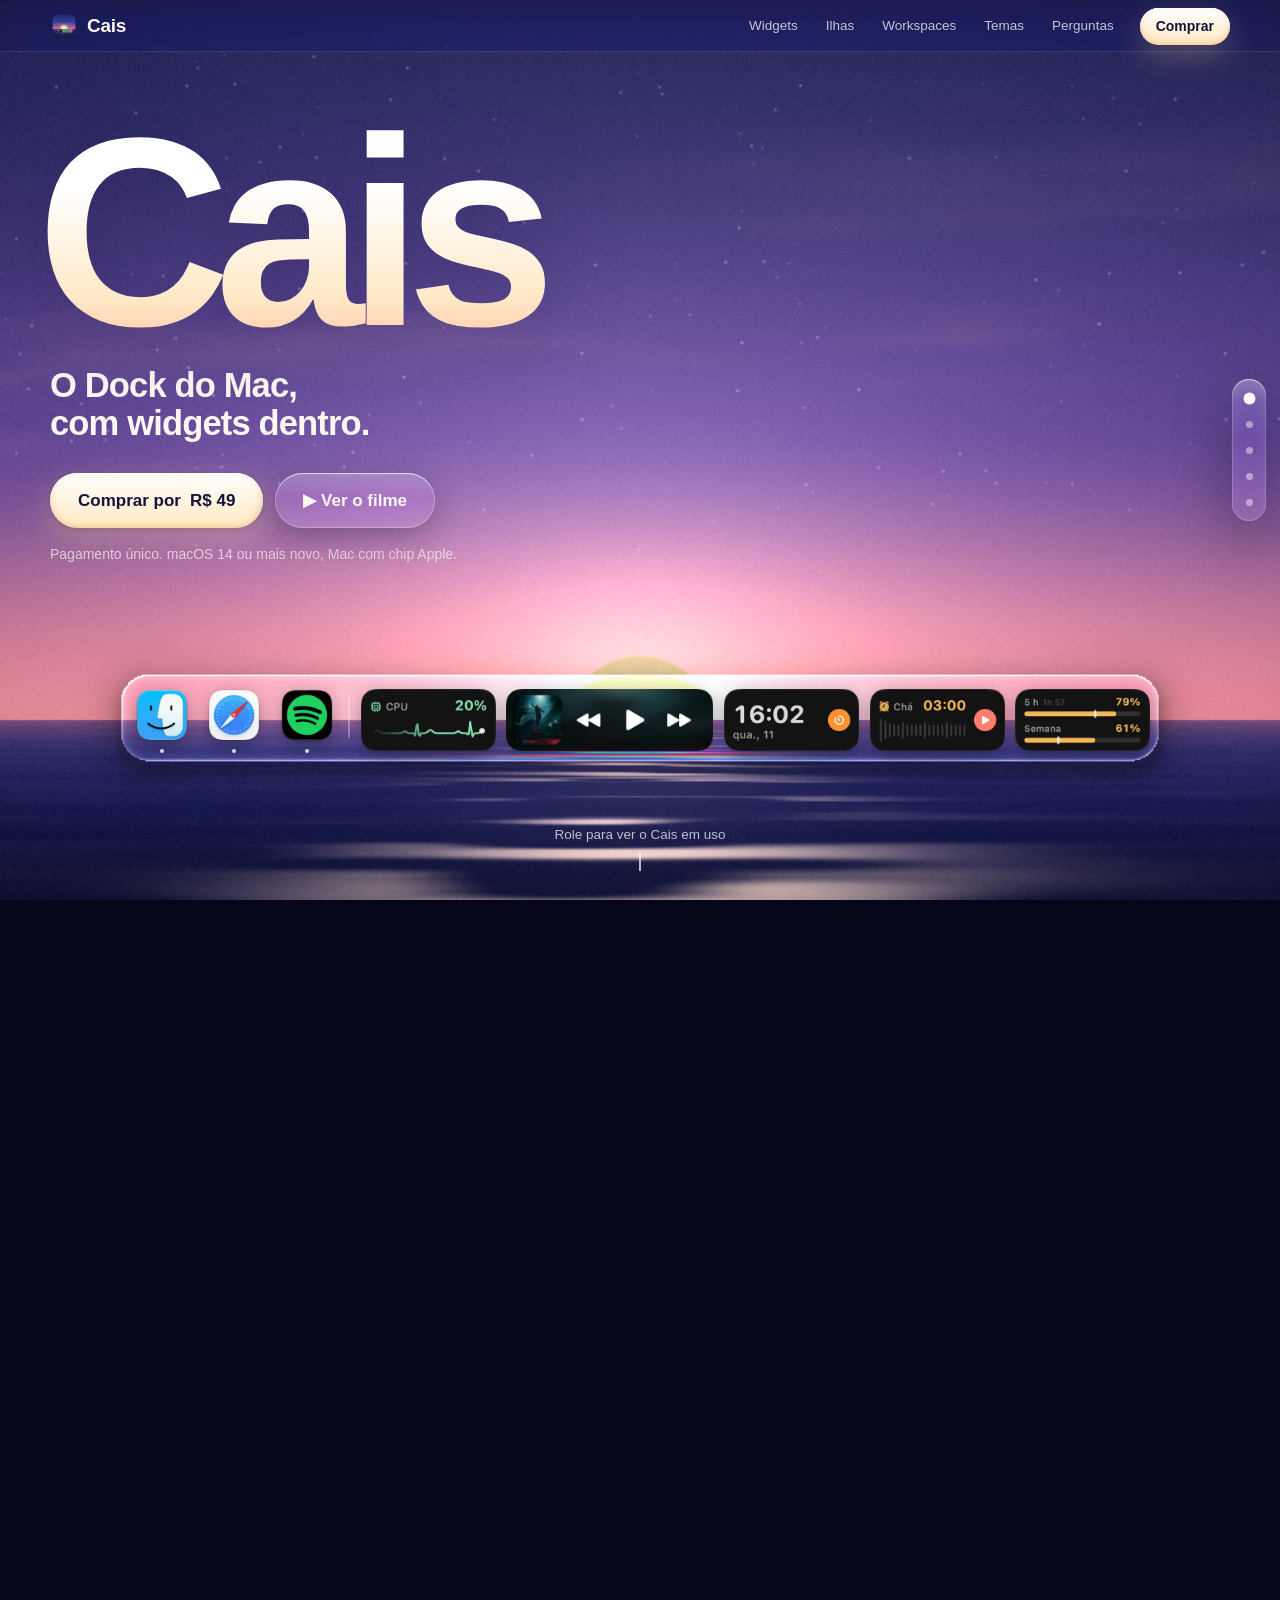
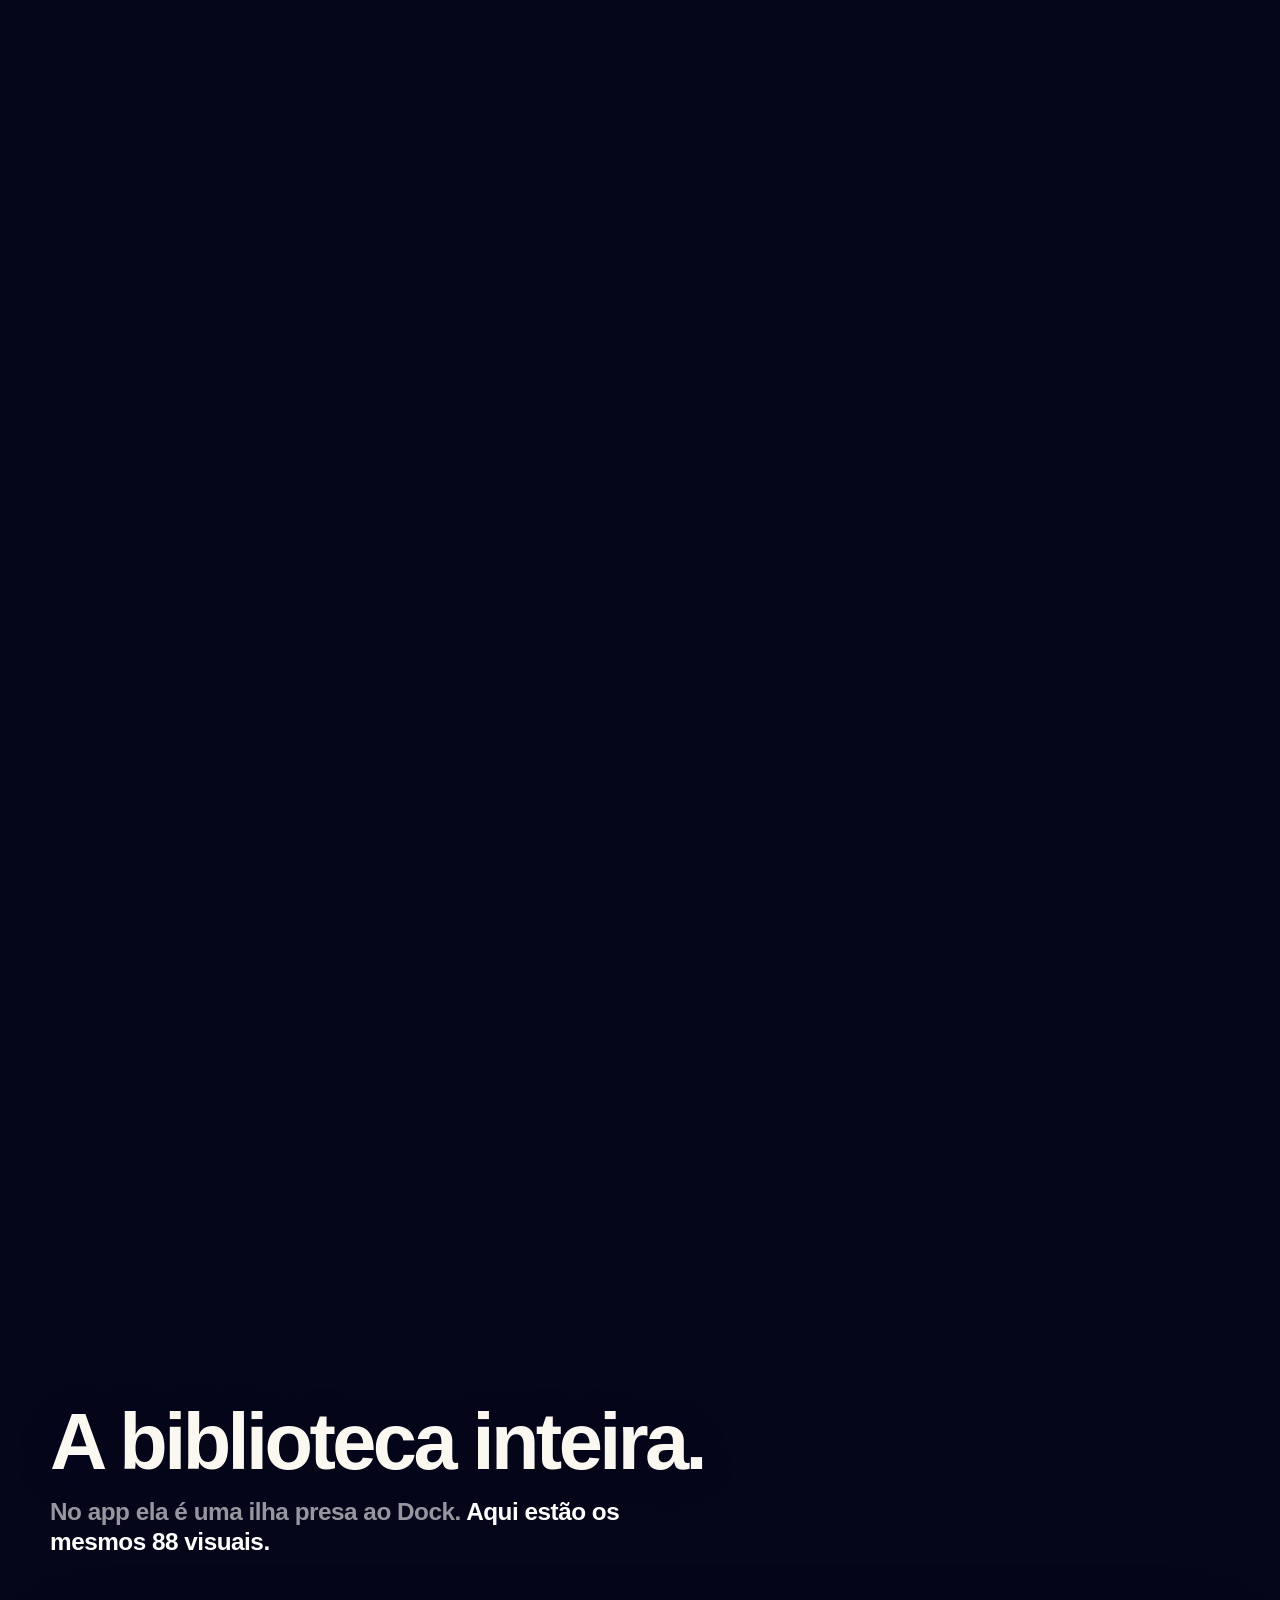
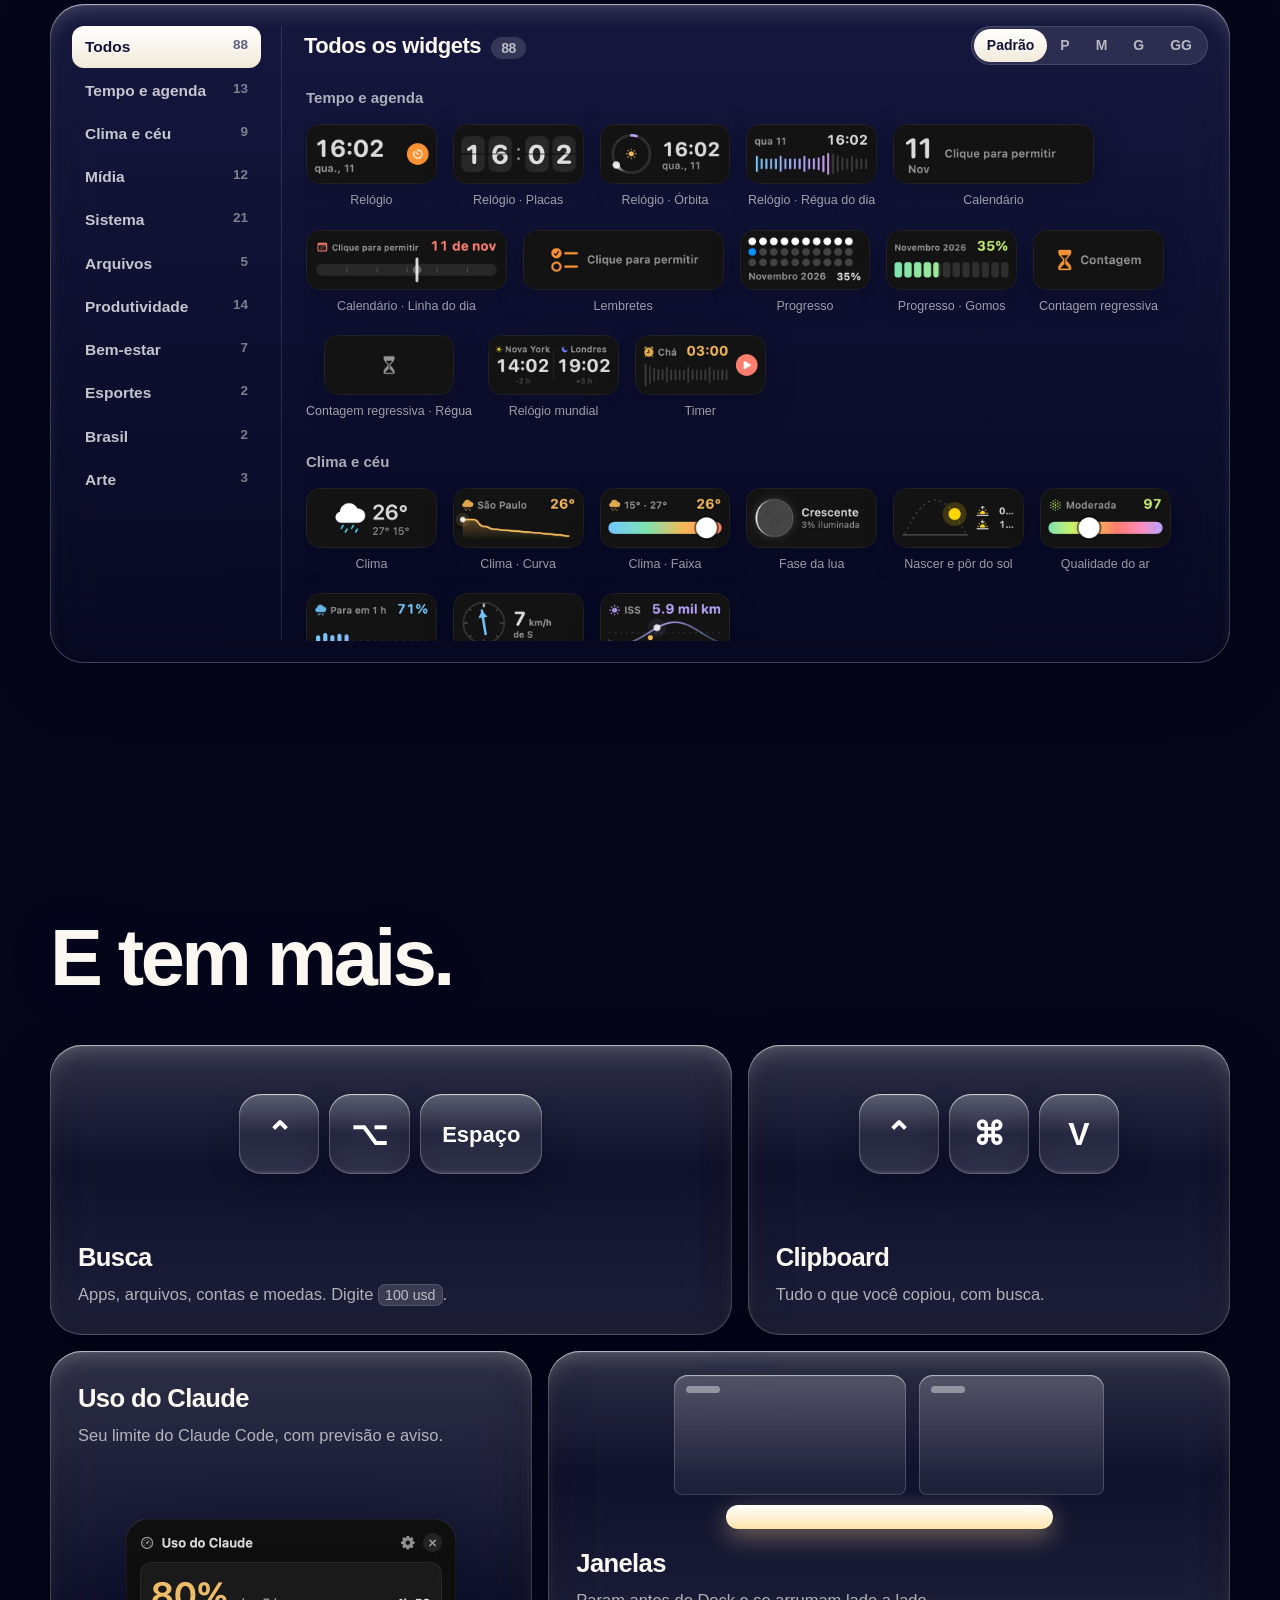
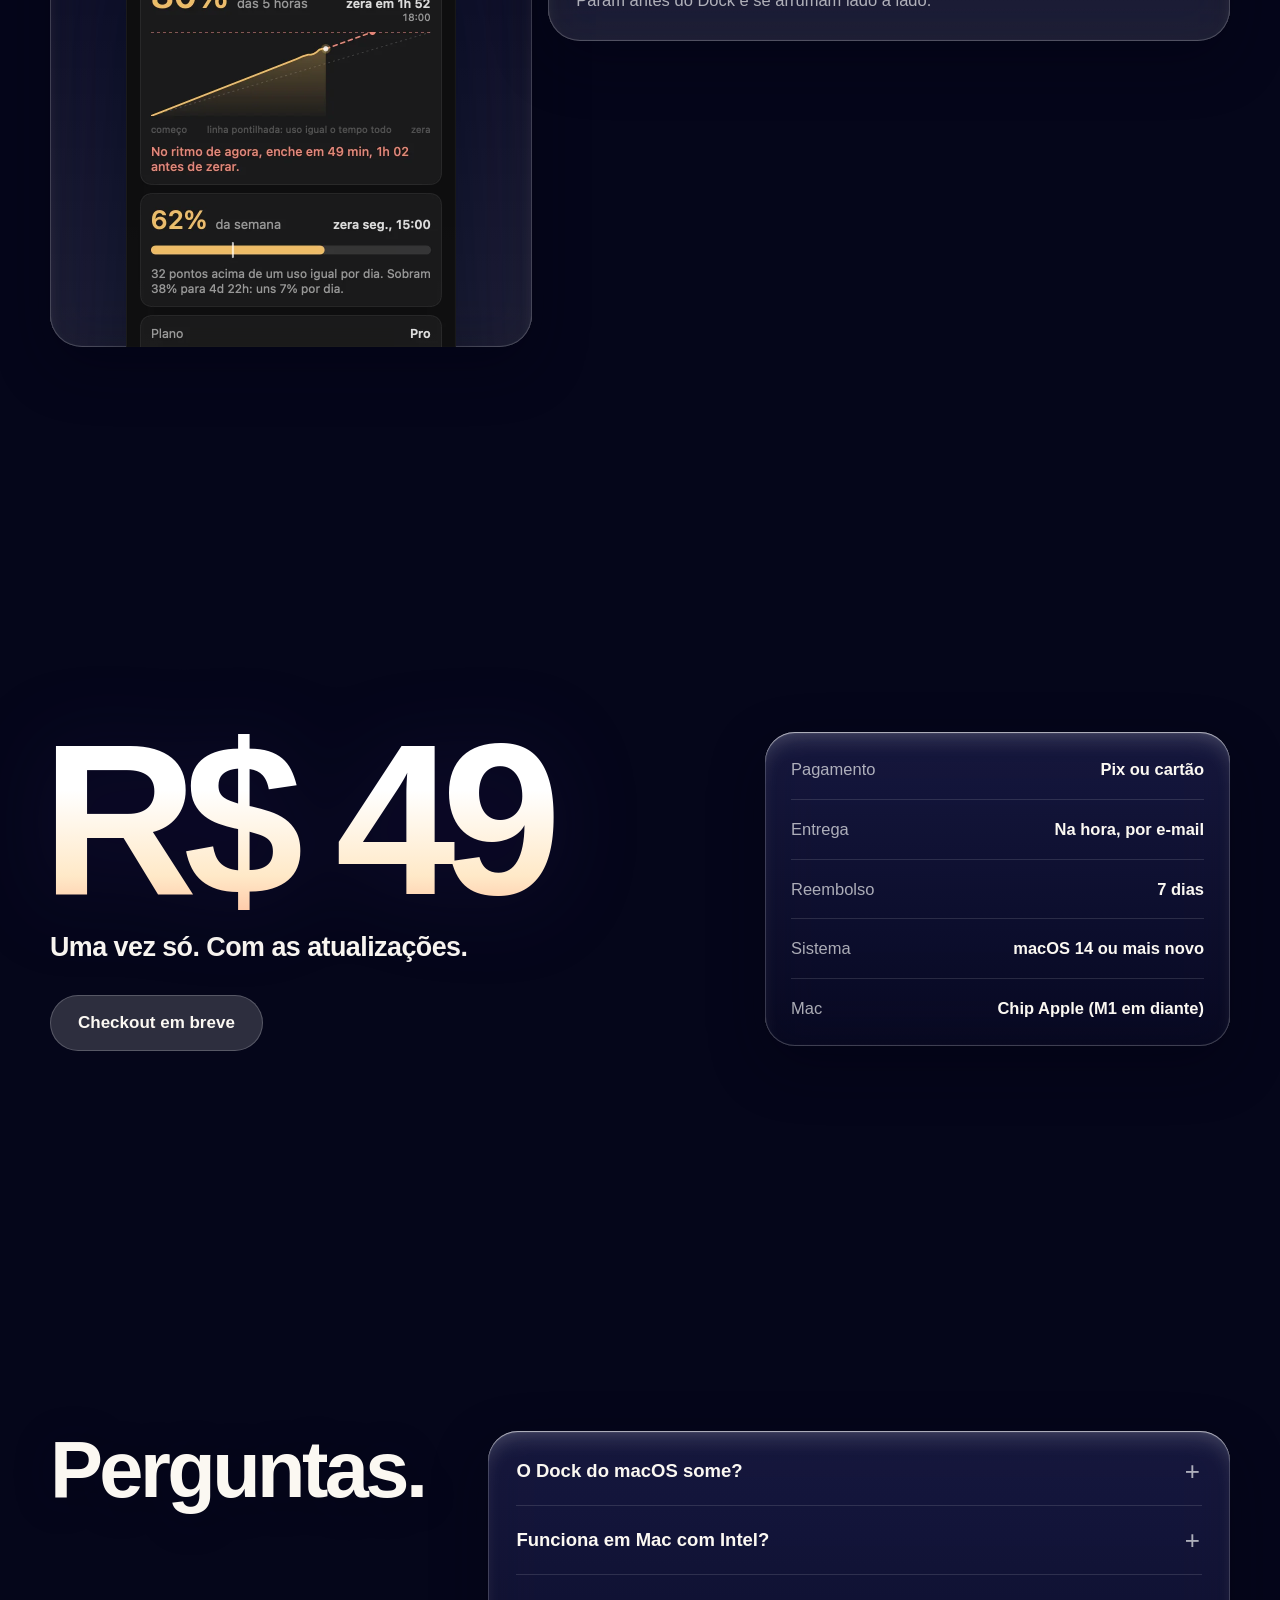
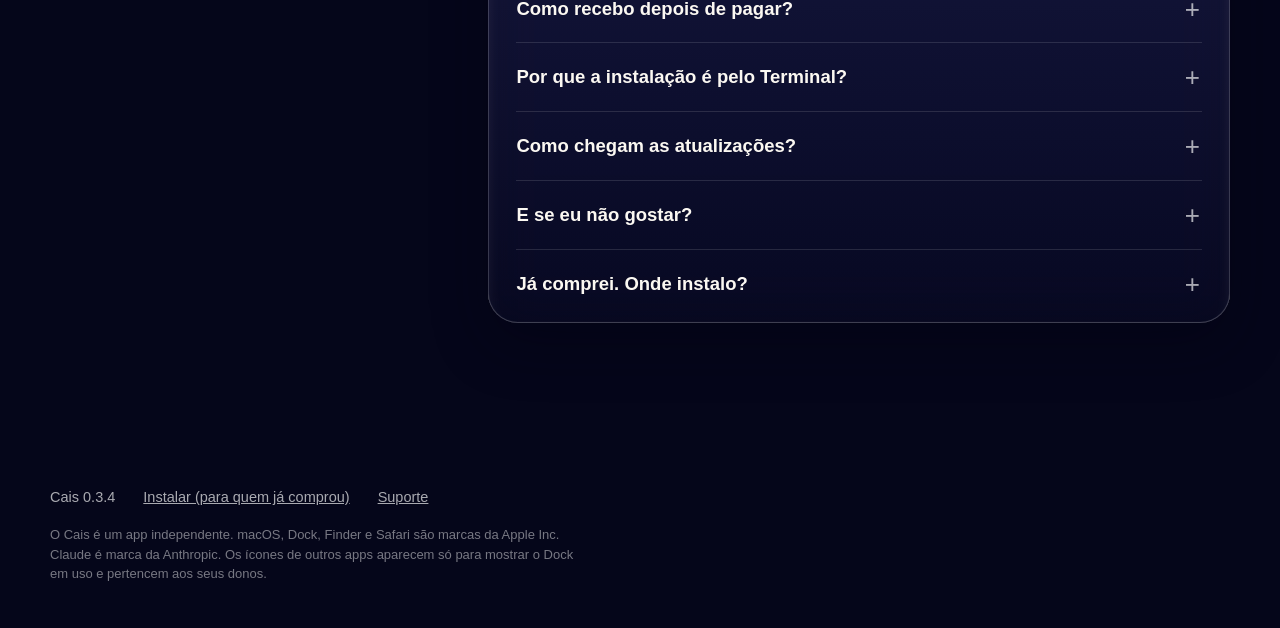
<file: index.html>
<!doctype html>
<html lang="pt-BR">
<head>
<meta charset="utf-8">
<meta name="viewport" content="width=device-width,initial-scale=1,viewport-fit=cover">
<title>Cais: o Dock do Mac, com widgets dentro</title>
<meta name="description" content="O Cais fica no lugar do Dock do macOS: seus apps, 67 widgets que abrem em ilhas, um Dock para cada momento e 8 temas. R$ 49, pagamento único.">
<meta property="og:title" content="Cais: o Dock do Mac, com widgets dentro">
<meta property="og:description" content="Apps, 67 widgets que abrem em ilhas, workspaces e 8 temas. R$ 49, pagamento único.">
<meta property="og:image" content="https://77sorryz.github.io/cais-dock/img/poster.jpg">
<meta property="og:type" content="website">
<meta name="twitter:card" content="summary_large_image">
<meta name="theme-color" content="#1f2260">
<link rel="icon" href="img/favicon.png">
<link rel="apple-touch-icon" href="img/apple-touch-icon.png">
<link rel="stylesheet" href="css/site.css?v=1794438088">
</head>
<body>
<canvas id="ceu" aria-hidden="true"></canvas>

<header class="topo-fixo">
  <a class="marca" href="./"><img src="img/apple-touch-icon.png" alt="" width="28" height="28">Cais</a>
  <nav aria-label="Capítulos">
    <a href="#widgets">Widgets</a>
    <a href="#ilhas">Ilhas</a>
    <a href="#workspaces">Workspaces</a>
    <a href="#temas">Temas</a>
    <a href="#perguntas">Perguntas</a>
  </nav>
  <a class="bt p" data-compra href="#comprar">Comprar</a>
</header>

<main>
<div class="jornada" id="jornada">
  <i class="marco" id="inicio" style="--n:0"></i>
  <i class="marco" id="widgets" style="--n:1"></i>
  <i class="marco" id="ilhas" style="--n:2"></i>
  <i class="marco" id="workspaces" style="--n:3"></i>
  <i class="marco" id="temas" style="--n:4"></i>

  <div class="cena" id="cena" data-cap="0">
    <div class="cap on" data-i="0">
      <h1>Cais</h1>
      <p class="lema">O Dock do Mac, com widgets dentro.</p>
      <div class="acoes">
        <a class="bt" data-compra href="#comprar">Comprar por <span data-preco>R$ 49</span></a>
        <button class="bt claro" type="button" id="ver-filme">▶ Ver o filme</button>
      </div>
      <p class="req">Pagamento único. macOS 14 ou mais novo, Mac com chip Apple.</p>
    </div>

    <div class="cap" data-i="1">
      <h2><span class="sol">67 widgets.</span></h2>
      <p class="dois">Relógio, clima, música, sistema. <b>E mais 63, em 88 visuais e quatro tamanhos.</b></p>
      <div class="acoes"><a class="bt claro p" href="#biblioteca">Ver a biblioteca inteira</a></div>
    </div>

    <div class="cap" data-i="2">
      <h2>Um clique abre a ilha.</h2>
      <p class="dois">Controles e ajustes de cada widget, <b>flutuando acima do Dock.</b></p>
      <div class="escolhe" id="escolhe-ilhas" role="group" aria-label="Ilhas"></div>
    </div>

    <div class="cap" data-i="3">
      <h2>Um Dock para cada momento.</h2>
      <p class="dois">7 perfis prontos. <b>Troque pelas abas, por atalho ou por horário.</b></p>
    </div>

    <div class="cap" data-i="4">
      <h2>8 temas. Ou a cor da sua música.</h2>
      <p class="dois">O Dock pega a cor do papel de parede <b>ou da capa que está tocando.</b></p>
      <div class="escolhe" id="escolhe-temas" role="group" aria-label="Temas"></div>
    </div>

    <div class="peca fita" id="passa" aria-hidden="true"></div>
    <div class="peca abas-caixa"><div class="abas" id="abas-ws" role="group" aria-label="Workspaces" data-vidro></div></div>
    <div class="peca temas-ui"><div class="real" id="real"></div></div>

    <div class="ilha" id="ilha"><img alt="" src="[data-uri]"></div>
    <div class="rot" id="rot" aria-hidden="true"></div>
    <div class="doca"><div class="barra" id="barra" aria-label="Demonstração do Cais" data-vidro></div></div>

    <div class="trilha vidro" id="trilha" role="group" aria-label="Capítulo"></div>
    <p class="role">Role para ver o Cais em uso</p>
  </div>
</div>

<section id="biblioteca" data-clima="fundo">
  <div class="caixa">
    <div class="tit sobe">
      <h2>A biblioteca inteira.</h2>
      <p class="dois">No app ela é uma ilha presa ao Dock. <b>Aqui estão os mesmos 88 visuais.</b></p>
    </div>
    <div class="bib vidro escuro sobe">
      <div class="bib-lado" id="cats" role="group" aria-label="Categorias"></div>
      <div>
        <div class="bib-topo">
          <strong id="bib-nome">Todos os widgets<span>88</span></strong>
          <div class="seg" id="tam" role="group" aria-label="Tamanho dos widgets">
            <button type="button" data-t="0" aria-pressed="true">Padrão</button>
            <button type="button" data-t="1" aria-pressed="false">P</button>
            <button type="button" data-t="2" aria-pressed="false">M</button>
            <button type="button" data-t="3" aria-pressed="false">G</button>
            <button type="button" data-t="4" aria-pressed="false">GG</button>
          </div>
        </div>
        <div id="galeria" tabindex="0"></div>
      </div>
    </div>
  </div>
</section>

<section id="mais" data-clima="cidade">
  <div class="caixa">
    <div class="tit sobe"><h2>E tem mais.</h2></div>
    <div class="grade">
      <div class="cel vidro c7 sobe">
        <div class="arte" aria-hidden="true"><span class="tecla">⌃</span><span class="tecla">⌥</span><span class="tecla l">Espaço</span></div>
        <h3>Busca</h3><p>Apps, arquivos, contas e moedas. Digite <kbd>100 usd</kbd>.</p>
      </div>
      <div class="cel vidro c5 sobe">
        <div class="arte" aria-hidden="true"><span class="tecla">⌃</span><span class="tecla">⌘</span><span class="tecla">V</span></div>
        <h3>Clipboard</h3><p>Tudo o que você copiou, com busca.</p>
      </div>
      <div class="cel vidro c5 alta claude sobe">
        <h3>Uso do Claude</h3><p>Seu limite do Claude Code, com previsão e aviso.</p>
        <img src="img/ilhas/claude.webp" alt="Ilha Uso do Claude com 80% das 5 horas e 62% da semana" loading="lazy" width="330" height="631">
      </div>
      <div class="cel vidro c7 janelas sobe">
        <div class="arte" aria-hidden="true"><div class="jan"><i></i><i></i><b></b></div></div>
        <h3>Janelas</h3><p>Param antes do Dock e se arrumam lado a lado.</p>
      </div>
      <div class="cel vidro c4 sobe">
        <div class="arte" aria-hidden="true"><span class="pilula vidro escuro"><i></i>Tarefa concluída</span></div>
        <h3>Avisos</h3><p>Uma pílula sai do Dock quando o Claude Code termina.</p>
      </div>
      <div class="cel vidro c3 sobe">
        <div class="arte" aria-hidden="true"><div class="apps"><img src="img/icons/finder.webp" alt="" loading="lazy"><img src="img/icons/safari.webp" alt="" loading="lazy"><img src="img/icons/notes.webp" alt="" loading="lazy"><img src="img/icons/music.webp" alt="" loading="lazy"></div></div>
        <h3>Seus apps</h3><p>Vêm do Dock do macOS, na mesma ordem.</p>
      </div>
    </div>
  </div>
</section>

<section id="comprar" data-clima="por">
  <div class="caixa preco">
    <div class="sobe">
      <p class="valor"><span data-preco>R$ 49</span></p>
      <p class="de">Uma vez só. Com as atualizações.</p>
      <a class="bt" data-compra="final" href="#comprar">Comprar o Cais</a>
    </div>
    <ul class="fatos vidro escuro sobe">
      <li><span>Pagamento</span><b>Pix ou cartão</b></li>
      <li><span>Entrega</span><b>Na hora, por e-mail</b></li>
      <li><span>Reembolso</span><b>7 dias</b></li>
      <li><span>Sistema</span><b>macOS 14 ou mais novo</b></li>
      <li><span>Mac</span><b>Chip Apple (M1 em diante)</b></li>
    </ul>
  </div>
</section>

<section id="perguntas" data-clima="fundo">
  <div class="caixa faq-caixa">
    <div class="tit sobe"><h2>Perguntas.</h2></div>
    <div class="faq vidro escuro sobe">
      <details><summary>O Dock do macOS some?</summary><p>Só se você quiser. Há um ajuste "Esconder o Dock do macOS", e ele volta ao normal quando você sai do Cais.</p></details>
      <details><summary>Funciona em Mac com Intel?</summary><p>Não. O Cais roda em Macs com chip Apple (M1 em diante), com macOS 14 ou mais novo.</p></details>
      <details><summary>Como recebo depois de pagar?</summary><p>O pagamento é feito na Cakto. Assim que ele é aprovado, chega um e-mail com o código da compra e o link de instalação.</p></details>
      <details><summary>Por que a instalação é pelo Terminal?</summary><p>O Cais não está na App Store nem passou pela notarização da Apple, que exige uma conta paga de desenvolvedor. Um app assim, baixado pelo navegador, é barrado pelo macOS na primeira abertura. Instalado pelo comando do Terminal ele abre direto. Quem preferir o .dmg precisa liberar o app uma vez em Ajustes do Sistema, Privacidade e Segurança, botão "Abrir Mesmo Assim".</p></details>
      <details><summary>Como chegam as atualizações?</summary><p>O Cais procura versão nova sozinho. Quando tem, aparece um aviso e um botão "Instalar e reiniciar".</p></details>
      <details><summary>E se eu não gostar?</summary><p>Você tem 7 dias a partir da compra para pedir o reembolso, pela própria Cakto.</p></details>
      <details><summary>Já comprei. Onde instalo?</summary><p>Na <a class="lk" href="instalar/">página de instalação</a>, com o código que chegou no e-mail da compra.</p></details>
    </div>
  </div>
</section>
</main>

<footer class="caixa">
  <div class="linha">
    <span>Cais <span data-versao></span></span>
    <a href="instalar/">Instalar (para quem já comprou)</a>
    <a data-suporte href="#">Suporte</a>
  </div>
  <p class="legal">O Cais é um app independente. macOS, Dock, Finder e Safari são marcas da Apple Inc. Claude é marca da Anthropic. Os ícones de outros apps aparecem só para mostrar o Dock em uso e pertencem aos seus donos.</p>
</footer>

<dialog id="filme" aria-label="Filme de apresentação do Cais">
  <form method="dialog"><button class="bt claro p">Fechar</button></form>
  <video controls preload="none" playsinline poster="img/poster.jpg" src="video/cais.mp4"></video>
</dialog>

<script src="config.js?v=1794438088"></script>
<script src="js/dados.js?v=1794438088"></script>
<script src="js/mar.js?v=1794438088"></script>
<script src="js/site.js?v=1794438088"></script>
</body>
</html>
</file>
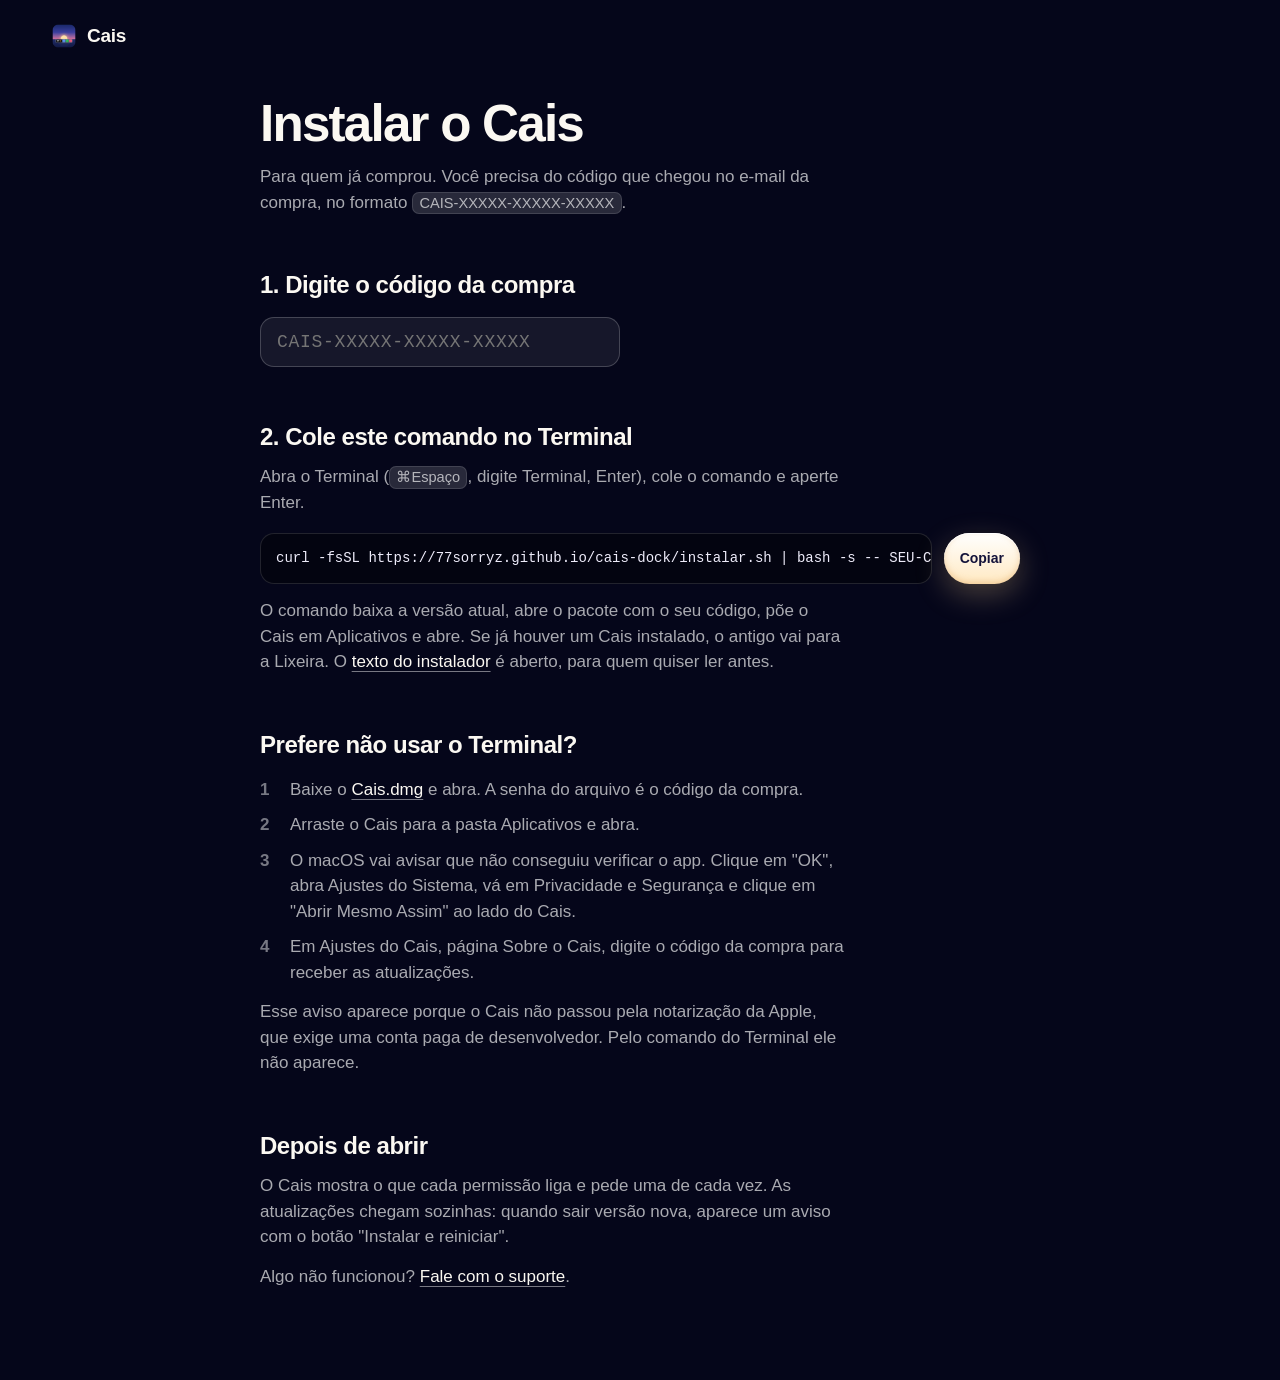
<file: instalar/index.html>
<!doctype html>
<html lang="pt-BR">
<head>
<meta charset="utf-8">
<meta name="viewport" content="width=device-width,initial-scale=1">
<title>Instalar o Cais</title>
<meta name="description" content="Instalação do Cais para quem já comprou: código da compra e um comando no Terminal.">
<meta name="robots" content="noindex">
<meta name="theme-color" content="#111113">
<link rel="icon" href="../img/favicon.png">
<link rel="stylesheet" href="../css/site.css?v=1794438088">
<style>body{padding-bottom:0}</style>
</head>
<body>
<header class="caixa topo">
  <a class="marca" href="../"><img src="../img/apple-touch-icon.png" alt="" width="32" height="32">Cais</a>
</header>
<main class="caixa inst">
  <h1>Instalar o Cais</h1>
  <p>Para quem já comprou. Você precisa do código que chegou no e-mail da compra, no formato <kbd>CAIS-XXXXX-XXXXX-XXXXX</kbd>.</p>

  <h2>1. Digite o código da compra</h2>
  <div class="campo">
    <input id="codigo" type="text" inputmode="text" autocomplete="off" autocapitalize="characters" spellcheck="false" maxlength="30" placeholder="CAIS-XXXXX-XXXXX-XXXXX" aria-label="Código da compra" aria-describedby="estado">
    <output id="estado" for="codigo"></output>
  </div>

  <h2>2. Cole este comando no Terminal</h2>
  <p>Abra o Terminal (<kbd>⌘Espaço</kbd>, digite Terminal, Enter), cole o comando e aperte Enter.</p>
  <div class="cmd">
    <code id="comando"></code>
    <button class="bt p" id="copiar" type="button">Copiar</button>
  </div>
  <p>O comando baixa a versão atual, abre o pacote com o seu código, põe o Cais em Aplicativos e abre. Se já houver um Cais instalado, o antigo vai para a Lixeira. O <a class="lk" href="../instalar.sh">texto do instalador</a> é aberto, para quem quiser ler antes.</p>

  <h2>Prefere não usar o Terminal?</h2>
  <ol class="passos">
    <li>Baixe o <a class="lk" href="https://github.com/77sorryz/cais-dock/releases/latest/download/Cais.dmg">Cais.dmg</a> e abra. A senha do arquivo é o código da compra.</li>
    <li>Arraste o Cais para a pasta Aplicativos e abra.</li>
    <li>O macOS vai avisar que não conseguiu verificar o app. Clique em "OK", abra Ajustes do Sistema, vá em Privacidade e Segurança e clique em "Abrir Mesmo Assim" ao lado do Cais.</li>
    <li>Em Ajustes do Cais, página Sobre o Cais, digite o código da compra para receber as atualizações.</li>
  </ol>
  <p>Esse aviso aparece porque o Cais não passou pela notarização da Apple, que exige uma conta paga de desenvolvedor. Pelo comando do Terminal ele não aparece.</p>

  <h2>Depois de abrir</h2>
  <p>O Cais mostra o que cada permissão liga e pede uma de cada vez. As atualizações chegam sozinhas: quando sair versão nova, aparece um aviso com o botão "Instalar e reiniciar".</p>
  <p>Algo não funcionou? <a class="lk" data-suporte href="#">Fale com o suporte</a>.</p>
</main>
<script src="../config.js?v=1794438088"></script>
<script>
(() => {
  const C = window.CAIS, $ = s => document.querySelector(s);
  const campo = $('#codigo'), estado = $('#estado'), cmd = $('#comando');
  document.querySelectorAll('[data-suporte]').forEach(a => a.href = C.suporte);
  const limpa = s => s.toUpperCase().replace(/\s+/g, '');
  const hex = b => [...new Uint8Array(b)].map(x => x.toString(16).padStart(2, '0')).join('');
  const bytes = h => new Uint8Array(h.match(/../g).map(x => parseInt(x, 16)));
  let prova = null, vez = 0;
  fetch('../codigo.json').then(r => r.json()).then(j => { prova = j; muda(); }).catch(() => {});
  async function confere(code) {
    const k = await crypto.subtle.importKey('raw', new TextEncoder().encode(code), 'PBKDF2', false, ['deriveBits']);
    return hex(await crypto.subtle.deriveBits({ name: 'PBKDF2', hash: 'SHA-256', salt: bytes(prova.sal), iterations: prova.voltas }, k, 256)) === prova.resumo;
  }
  async function muda() {
    const code = limpa(campo.value), n = ++vez;
    cmd.textContent = `curl -fsSL ${C.base}/instalar.sh | bash -s -- ${/^[A-Z0-9-]+$/.test(code) ? code : 'SEU-CODIGO'}`;
    estado.className = ''; estado.textContent = '';
    if (!code || !prova || !crypto.subtle) return;
    if (code.length < 22) { estado.textContent = 'Continue digitando…'; return; }
    const ok = await confere(code).catch(() => null);
    if (n !== vez || ok === null) return;
    estado.className = ok ? 'ok' : 'nao';
    estado.textContent = ok ? 'Código confere.' : 'Este código não confere. Copie de novo do e-mail da compra.';
  }
  campo.addEventListener('input', muda);
  // O link do e-mail da compra pode trazer o código depois do # (essa parte não é enviada a nenhum servidor).
  if (location.hash.length > 1) { campo.value = limpa(decodeURIComponent(location.hash.slice(1))); history.replaceState(null, '', location.pathname); }
  muda();
  $('#copiar').onclick = async e => {
    try { await navigator.clipboard.writeText(cmd.textContent); e.target.textContent = 'Copiado'; }
    catch { const r = document.createRange(); r.selectNodeContents(cmd); const s = getSelection(); s.removeAllRanges(); s.addRange(r); e.target.textContent = 'Selecionado, ⌘C'; }
    setTimeout(() => e.target.textContent = 'Copiar', 1800);
  };
})();
</script>
</body>
</html>
</file>
<file: css/site.css>
/* Cais — página de venda.
   A página é a tela do Mac ao entardecer: a cena (céu, sol, mar) fica fixa no fundo, o Dock de vidro
   fica na linha da água e o conteúdo passa por cima em vidro. Identidade tirada do ícone do app. */
:root{
  color-scheme:dark;
  --fundo:#05061a; --linha:rgba(255,255,255,.12); --linha2:rgba(255,255,255,.2);
  --texto:#fbf8f2; --suave:rgba(255,255,255,.66); --fraco:rgba(255,255,255,.46);
  --sol:#ffe3ad; --rosa:#f08fa6; --lilas:#b79bff; --tinta:#14133a; --ok:#6fe89a;
  --th:54px; --larg:1180px; --lado:max(24px,calc((100vw - var(--larg))/2)); --passo:130svh; --hor:20svh;
  --f:-apple-system,BlinkMacSystemFont,"SF Pro Display","SF Pro Text","Inter","Helvetica Neue",Arial,sans-serif;
}
*{box-sizing:border-box}
html{scroll-behavior:smooth;-webkit-text-size-adjust:100%}
body{margin:0;background:var(--fundo);color:var(--texto);font:400 18px/1.5 var(--f);-webkit-font-smoothing:antialiased;overflow-x:hidden}
img,video,canvas{max-width:100%;display:block}
img,video{height:auto}
a{color:inherit}
h1,h2,h3,p,ul,ol,dl,dd,figure{margin:0;padding:0}
ul,ol{list-style:none}
button{font:inherit;color:inherit;background:none;border:0;padding:0;cursor:pointer}
:focus-visible{outline:2px solid var(--sol);outline-offset:3px;border-radius:10px}
kbd{font:500 .86em/1 var(--f);padding:.22em .5em;border-radius:7px;background:rgba(255,255,255,.14);box-shadow:inset 0 0 0 1px var(--linha);white-space:nowrap}
.caixa{width:min(100% - 48px,var(--larg));margin-inline:auto}
#ceu{position:fixed;inset:0;width:100vw;height:100lvh;z-index:-1}

/* ── vidro líquido (para o que flutua sobre a cena ou sobre outro conteúdo) */
.vidro{position:relative;background:linear-gradient(180deg,rgba(255,255,255,.17),rgba(255,255,255,.05) 42%,rgba(255,255,255,.1));
  -webkit-backdrop-filter:blur(24px) saturate(1.35) brightness(1.06);backdrop-filter:blur(24px) saturate(1.35) brightness(1.06);
  box-shadow:inset 0 1px 1px rgba(255,255,255,.6),inset 0 -1px 1px rgba(255,255,255,.16),inset 0 0 0 1px rgba(255,255,255,.1),inset 0 14px 26px -14px rgba(255,255,255,.3),0 20px 54px rgba(2,3,18,.36)}
.vidro.escuro{background:linear-gradient(180deg,rgba(40,42,90,.5),rgba(10,11,34,.56))}

/* ── botões */
.bt{display:inline-flex;align-items:center;justify-content:center;gap:9px;padding:15px 28px;border-radius:999px;font-weight:680;font-size:17px;text-decoration:none;white-space:nowrap;color:var(--tinta);
  background:linear-gradient(180deg,#fff,#ffe9c2);box-shadow:inset 0 1px 0 #fff,inset 0 -2px 6px rgba(214,150,70,.35),0 10px 30px rgba(255,214,150,.28),0 2px 6px rgba(0,0,0,.2);transition:transform .18s cubic-bezier(.2,.8,.2,1),box-shadow .18s}
.bt:hover{transform:translateY(-2px) scale(1.02);box-shadow:inset 0 1px 0 #fff,inset 0 -2px 6px rgba(214,150,70,.35),0 16px 40px rgba(255,214,150,.4),0 2px 6px rgba(0,0,0,.2)}
.bt:active{transform:scale(.98)}
.bt.p{padding:8px 16px;font-size:14px}
.bt.claro{color:var(--texto);background:linear-gradient(180deg,rgba(255,255,255,.22),rgba(255,255,255,.07) 45%,rgba(255,255,255,.14));-webkit-backdrop-filter:blur(18px) saturate(1.3);backdrop-filter:blur(18px) saturate(1.3);
  box-shadow:inset 0 1px 1px rgba(255,255,255,.65),inset 0 -1px 1px rgba(255,255,255,.18),inset 0 0 0 1px rgba(255,255,255,.12),0 10px 30px rgba(2,3,18,.25)}
.bt.claro:hover{box-shadow:inset 0 1px 1px rgba(255,255,255,.8),inset 0 -1px 1px rgba(255,255,255,.2),inset 0 0 0 1px rgba(255,255,255,.2),0 14px 36px rgba(2,3,18,.3)}
.bt[aria-disabled=true]{pointer-events:none;color:var(--texto);background:rgba(255,255,255,.16);box-shadow:inset 0 0 0 1px rgba(255,255,255,.2)}
.lk{color:var(--texto);text-decoration:underline;text-decoration-color:var(--fraco);text-underline-offset:4px}
.lk:hover{text-decoration-color:var(--texto)}

/* ── barra do topo */
.topo-fixo{position:fixed;z-index:60;top:0;left:0;right:0;height:52px;border-radius:0;display:flex;align-items:center;padding:0 var(--lado);
  background:linear-gradient(180deg,rgba(18,18,52,.5),rgba(18,18,52,.28));-webkit-backdrop-filter:blur(26px) saturate(1.8);backdrop-filter:blur(26px) saturate(1.8);box-shadow:inset 0 -1px 0 rgba(255,255,255,.12)}
.marca{display:flex;align-items:center;gap:9px;font-weight:720;font-size:19px;text-decoration:none;letter-spacing:-.015em}
.marca img{width:28px;height:28px;border-radius:7px}
.topo-fixo nav{display:flex;gap:4px;margin-left:auto;margin-right:14px}
.topo-fixo nav a{padding:6px 12px;border-radius:999px;font-size:13.5px;color:rgba(255,255,255,.74);text-decoration:none;transition:color .15s,background .15s}
.topo-fixo nav a:hover{color:#fff;background:rgba(255,255,255,.12)}

/* ── a jornada: uma tela presa, capítulos que trocam com a rolagem */
.jornada{position:relative;height:calc(4*var(--passo) + 155svh)}
.marco{position:absolute;left:0;top:calc(var(--n)*var(--passo));width:1px;height:1px}
.cena{position:sticky;top:0;height:100svh;overflow:hidden}
.cap{position:absolute;left:var(--lado);right:var(--lado);top:clamp(84px,13svh,138px);opacity:0;transform:translateY(26px);filter:blur(10px);pointer-events:none;
  transition:opacity .55s ease-out,transform .7s cubic-bezier(.2,.75,.2,1),filter .55s ease-out}
.cap.on{opacity:1;transform:none;filter:none;pointer-events:auto;transition-delay:.12s}
h1{font-size:min(21vw,34svh,19rem);line-height:.86;letter-spacing:-.06em;font-weight:780;margin-left:-.05em;
  background:linear-gradient(180deg,#fff 30%,#ffe9c8 78%,#ffc9a8);-webkit-background-clip:text;background-clip:text;color:transparent;filter:drop-shadow(0 6px 40px rgba(30,16,80,.35))}
.lema{margin-top:clamp(10px,2svh,22px);font-size:clamp(1.35rem,2.7vw,2.5rem);font-weight:650;letter-spacing:-.025em;line-height:1.1;max-width:15em;text-wrap:balance}
.acoes{display:flex;flex-wrap:wrap;gap:12px;margin-top:clamp(18px,3.4svh,34px)}
.req{margin-top:16px;font-size:14px;color:var(--suave)}
h2{font-size:clamp(2.3rem,6.2vw,5.6rem);line-height:.98;letter-spacing:-.045em;font-weight:760;text-wrap:balance;text-shadow:0 4px 40px rgba(8,6,40,.3)}
.dois{margin-top:clamp(10px,1.8svh,20px);font-size:clamp(1.12rem,1.9vw,1.7rem);line-height:1.22;font-weight:640;letter-spacing:-.02em;color:rgba(255,255,255,.58);max-width:26em;text-wrap:pretty}
.dois b{color:#fff;font-weight:640}
.sol{background:linear-gradient(95deg,var(--sol),var(--rosa) 58%,var(--lilas));-webkit-background-clip:text;background-clip:text;color:transparent}
.escolhe{display:flex;flex-wrap:wrap;gap:8px;margin-top:clamp(14px,2.4svh,24px)}
.escolhe button{padding:8px 15px;border-radius:999px;font-size:14.5px;font-weight:560;color:rgba(255,255,255,.82);background:linear-gradient(180deg,rgba(255,255,255,.16),rgba(255,255,255,.05));
  -webkit-backdrop-filter:blur(16px) saturate(1.3);backdrop-filter:blur(16px) saturate(1.3);box-shadow:inset 0 1px 1px rgba(255,255,255,.45),inset 0 0 0 1px rgba(255,255,255,.1);transition:color .15s,background .2s,transform .15s}
.escolhe button:hover{transform:translateY(-1px);color:#fff}
.escolhe button[aria-pressed=true]{background:linear-gradient(180deg,#fff,#f1ead9);color:var(--tinta);font-weight:660;box-shadow:inset 0 1px 0 #fff,0 6px 18px rgba(0,0,0,.2)}

/* o Dock na linha da água */
.doca{position:absolute;left:0;right:0;bottom:calc(var(--hor) - var(--th)*.66);display:flex;justify-content:center;padding:0 12px;pointer-events:none}
.barra{position:relative;display:flex;align-items:flex-end;gap:calc(var(--th)*.17);padding:calc(var(--th)*.16);border-radius:calc(var(--th)*.46);pointer-events:auto;transition:opacity .35s ease-out;
  background:linear-gradient(180deg,rgba(255,255,255,.2),rgba(255,255,255,.07) 45%,rgba(255,255,255,.12));-webkit-backdrop-filter:blur(26px) saturate(1.8);backdrop-filter:blur(26px) saturate(1.8);
  box-shadow:inset 0 1px 1px rgba(255,255,255,.65),inset 0 -1px 1px rgba(255,255,255,.18),inset 0 0 0 1px rgba(255,255,255,.12),0 22px 60px rgba(2,3,18,.4)}
.gl .barra,.gl .abas{background:none;-webkit-backdrop-filter:none;backdrop-filter:none;box-shadow:none}
.gl .abas{background:rgba(12,12,44,.3)}
.barra.fora{opacity:0;pointer-events:none}
.dk{position:relative;flex:0 0 auto;height:var(--th);transform-origin:50% 100%;border-radius:calc(var(--th)*.24);will-change:transform;transition:opacity .2s ease-out;filter:drop-shadow(0 6px 10px rgba(4,4,24,.35))}
.barra.troca .dk,.barra.troca .sep{opacity:0}
.dk img{height:100%;width:auto;pointer-events:none}
.dk.app{width:var(--th);margin-bottom:5px}
.dk.app img{width:100%}
.dk.app::after{content:"";position:absolute;left:50%;bottom:-7px;width:4px;height:4px;margin-left:-2px;border-radius:50%;background:rgba(255,255,255,.8)}
.dk.chega{animation:chega .6s cubic-bezier(.2,.9,.3,1.2) both;animation-delay:calc(var(--i)*60ms + .5s)}
@keyframes chega{from{transform:translateY(30px) scale(.4);opacity:0}to{transform:none;opacity:1}}
.dk.ativo::before{content:"";position:absolute;inset:-4px;border-radius:calc(var(--th)*.3);box-shadow:0 0 0 2px rgba(255,255,255,.9),0 0 24px rgba(255,227,173,.6)}
.sep{flex:0 0 1.5px;align-self:center;height:calc(var(--th)*.66);background:rgba(255,255,255,.34);border-radius:1px;transition:opacity .2s}
.ilha{position:absolute;z-index:5;bottom:calc(var(--hor) + var(--th)*.86 + 6px);opacity:0;transform:translateY(16px) scale(.94);transform-origin:50% 100%;transition:opacity .28s ease-out,transform .4s cubic-bezier(.2,.9,.25,1.1);pointer-events:none;filter:drop-shadow(0 30px 60px rgba(2,3,18,.6))}
.ilha.aberta{opacity:1;transform:none;pointer-events:auto}
.ilha img{width:auto;max-width:calc(100vw - 32px);max-height:var(--max,56svh)}
.rot{position:absolute;z-index:6;bottom:calc(var(--hor) + var(--th)*.86 + 6px);padding:6px 12px;border-radius:999px;font-size:13px;font-weight:560;white-space:nowrap;opacity:0;transition:opacity .12s;pointer-events:none;
  background:rgba(14,15,40,.72);-webkit-backdrop-filter:blur(14px);backdrop-filter:blur(14px);box-shadow:inset 0 1px 0 rgba(255,255,255,.3),inset 0 0 0 1px rgba(255,255,255,.12)}
.rot.aberta{opacity:1}

/* peças de cada capítulo */
.peca{position:absolute;left:0;right:0;opacity:0;transform:translateY(22px);pointer-events:none;transition:opacity .5s ease-out,transform .6s cubic-bezier(.2,.75,.2,1)}
.cena[data-cap="1"] .fita,.cena[data-cap="3"] .abas-caixa,.cena[data-cap="4"] .temas-ui{opacity:1;transform:none;pointer-events:auto;transition-delay:.15s}
.fita{bottom:calc(var(--hor) + var(--th)*.86 + 26px);display:grid;gap:14px;-webkit-mask-image:linear-gradient(90deg,transparent,#000 8%,#000 92%,transparent);mask-image:linear-gradient(90deg,transparent,#000 8%,#000 92%,transparent);overflow:hidden}
.trilho{display:flex;gap:14px;width:max-content;animation:passa var(--t,90s) linear infinite}
.trilho.volta{animation-direction:reverse}
.trilho img{height:64px;width:auto;flex:0 0 auto;filter:drop-shadow(0 10px 18px rgba(4,4,24,.4))}
@keyframes passa{to{transform:translateX(-50%)}}
.abas-caixa{bottom:calc(var(--hor) + var(--th)*.86 + 8px);display:flex;justify-content:center}
.abas{display:flex;padding:4px;border-radius:999px;background:linear-gradient(180deg,rgba(255,255,255,.2),rgba(255,255,255,.07));-webkit-backdrop-filter:blur(20px) saturate(1.7);backdrop-filter:blur(20px) saturate(1.7);box-shadow:inset 0 1px 1px rgba(255,255,255,.6),inset 0 0 0 1px rgba(255,255,255,.12)}
.abas button{padding:6px 14px;border-radius:999px;font-size:13.5px;font-weight:620;color:#fff;text-shadow:0 1px 6px rgba(8,8,40,.55);white-space:nowrap;transition:background .2s,color .2s}
.abas button[aria-pressed=true]{background:linear-gradient(180deg,#fff,#f1ead9);color:var(--tinta);text-shadow:none;box-shadow:0 4px 12px rgba(0,0,0,.2)}
.temas-ui{bottom:calc(var(--hor) - 30px);padding:0 max(16px,4vw)}
.real{position:relative;height:0}
.real img{position:absolute;left:0;bottom:0;width:100%;opacity:0;transition:opacity .6s ease-out;filter:drop-shadow(0 20px 40px rgba(2,3,18,.45))}
.real img.on{opacity:1}
.trilha{position:absolute;right:max(14px,calc(var(--lado) - 54px));top:50%;transform:translateY(-50%);display:flex;flex-direction:column;gap:4px;padding:8px 6px;border-radius:999px}
.trilha button{width:22px;height:22px;display:grid;place-items:center}
.trilha button::before{content:"";width:7px;height:7px;border-radius:50%;background:rgba(255,255,255,.45);transition:transform .25s,background .25s}
.trilha button[aria-current=true]::before{background:#fff;transform:scale(1.7)}
.role{position:absolute;left:0;right:0;bottom:clamp(14px,3.2svh,30px);text-align:center;font-size:13.5px;color:rgba(255,255,255,.72);transition:opacity .4s}
.cena:not([data-cap="0"]) .role{opacity:0}
.role::after{content:"";display:block;width:1.5px;height:18px;margin:8px auto 0;background:rgba(255,255,255,.7);animation:role 1.8s ease-in-out infinite;transform-origin:top}
@keyframes role{0%{transform:scaleY(0)}55%{transform:scaleY(1);opacity:1}100%{transform:scaleY(1);opacity:0}}

/* ── o resto da página, em vidro sobre a cena */
section{position:relative;padding:clamp(70px,10vw,128px) 0}
.tit{margin-bottom:clamp(28px,4vw,48px)}
.js .sobe{opacity:0;transform:translateY(26px);transition:opacity .7s ease-out,transform .8s cubic-bezier(.2,.75,.2,1)}
.js .sobe.visto{opacity:1;transform:none}

/* biblioteca: a mesma ilha do app */
.bib{border-radius:34px;padding:22px;display:grid;grid-template-columns:210px 1fr;gap:22px}
.bib-lado{display:flex;flex-direction:column;gap:2px;padding-right:20px;border-right:1px solid var(--linha)}
.bib-lado button{display:flex;justify-content:space-between;gap:10px;padding:9px 13px;border-radius:12px;text-align:left;font-size:15.5px;font-weight:560;color:rgba(255,255,255,.76);transition:background .15s,color .15s}
.bib-lado button span{color:var(--fraco);font-variant-numeric:tabular-nums;font-size:13.5px}
.bib-lado button:hover{color:#fff;background:rgba(255,255,255,.08)}
.bib-lado button[aria-pressed=true]{background:linear-gradient(180deg,#fff,#f1ead9);color:var(--tinta);font-weight:660}
.bib-lado button[aria-pressed=true] span{color:#5f5d80}
.bib-topo{display:flex;flex-wrap:wrap;align-items:center;justify-content:space-between;gap:12px;margin-bottom:18px}
.bib-topo strong{font-size:22px;letter-spacing:-.02em;font-weight:720}
.bib-topo strong span{margin-left:10px;padding:3px 10px;border-radius:999px;font-size:14px;font-weight:600;background:rgba(255,255,255,.14);color:var(--suave)}
.seg{display:inline-flex;padding:3px;border-radius:999px;background:rgba(255,255,255,.1);box-shadow:inset 0 0 0 1px var(--linha)}
.seg button{padding:6px 13px;border-radius:999px;font-size:14px;color:var(--suave);font-weight:580}
.seg button[aria-pressed=true]{background:linear-gradient(180deg,#fff,#f1ead9);color:var(--tinta)}
#galeria{max-height:min(560px,62svh);overflow-y:auto;padding:4px 10px 12px 2px;scrollbar-width:thin;scrollbar-color:rgba(255,255,255,.3) transparent}
.grupo + .grupo{margin-top:30px}
.grupo h3{font-size:15px;font-weight:620;color:var(--suave);margin-bottom:14px}
.fluxo{display:flex;flex-wrap:wrap;gap:20px 16px}
.w{display:flex;flex-direction:column;align-items:center;gap:7px}
.w img{height:60px;width:auto;filter:drop-shadow(0 8px 14px rgba(4,4,24,.35))}
.w figcaption{font-size:12.5px;color:var(--suave);white-space:nowrap}

/* e tem mais */
.grade{display:grid;grid-template-columns:repeat(12,minmax(0,1fr));gap:16px}
.cel{overflow:hidden;border-radius:32px;padding:28px;min-height:290px;display:flex;flex-direction:column;justify-content:flex-end;transition:transform .35s cubic-bezier(.2,.8,.2,1)}
.cel:hover{transform:translateY(-4px)}
.cel h3{font-size:1.6rem;letter-spacing:-.025em;font-weight:720}
.cel p{margin-top:6px;color:var(--suave);font-size:16.5px;max-width:24em}
.cel .arte{position:absolute;inset:0 0 auto 0;height:calc(100% - 112px);display:flex;align-items:center;justify-content:center;gap:10px;padding:24px}
.c7{grid-column:span 7}.c5{grid-column:span 5}.c4{grid-column:span 4}.c3{grid-column:span 3}
.alta{grid-row:span 2}
.tecla{display:grid;place-items:center;min-width:80px;height:80px;padding:0 22px;border-radius:22px;font-size:32px;font-weight:620;color:#fff;
  background:linear-gradient(180deg,rgba(255,255,255,.26),rgba(255,255,255,.06) 50%,rgba(255,255,255,.14));box-shadow:inset 0 1px 1px rgba(255,255,255,.7),inset 0 -2px 3px rgba(255,255,255,.14),inset 0 0 0 1px rgba(255,255,255,.12),0 14px 30px rgba(2,3,18,.35)}
.tecla.l{font-size:22px}
.cel.claude{justify-content:flex-start}
.cel.claude img{position:absolute;left:50%;transform:translateX(-50%);bottom:-34%;width:min(78%,330px);filter:drop-shadow(0 24px 50px rgba(2,3,18,.55))}
.cel.janelas .arte{align-items:flex-end;padding-bottom:0}
.jan{width:min(100%,430px);height:100%;max-height:160px;position:relative}
.jan i{position:absolute;top:0;bottom:34px;border-radius:14px 14px 8px 8px;background:linear-gradient(180deg,rgba(255,255,255,.2),rgba(255,255,255,.05));box-shadow:inset 0 1px 1px rgba(255,255,255,.55),inset 0 0 0 1px rgba(255,255,255,.14)}
.jan i::before{content:"";position:absolute;left:12px;top:11px;width:34px;height:7px;border-radius:4px;background:rgba(255,255,255,.4)}
.jan i:nth-child(1){left:0;width:54%}
.jan i:nth-child(2){right:0;width:43%}
.jan b{position:absolute;left:12%;right:12%;bottom:0;height:24px;border-radius:12px;background:linear-gradient(180deg,#fff,var(--sol));box-shadow:0 8px 24px rgba(255,214,150,.4)}
.pilula{display:flex;align-items:center;gap:10px;padding:12px 20px;border-radius:999px;font-size:15.5px;font-weight:620;animation:pilula 4.5s ease-in-out infinite}
.pilula i{width:9px;height:9px;border-radius:50%;background:var(--ok);box-shadow:0 0 10px var(--ok)}
@keyframes pilula{0%,12%{transform:translateY(24px) scale(.84);opacity:0}24%,78%{transform:none;opacity:1}92%,100%{transform:translateY(24px) scale(.84);opacity:0}}
.apps{display:flex}
.apps img{width:60px;height:60px;margin-left:-10px;filter:drop-shadow(0 10px 16px rgba(2,3,18,.45))}
.apps img:first-child{margin-left:0}

/* preço */
#comprar{min-height:92svh;display:flex;align-items:center}
.preco{display:grid;grid-template-columns:7fr 5fr;gap:clamp(28px,5vw,72px);align-items:center}
.valor{font-size:clamp(5rem,17vw,13.5rem);font-weight:790;letter-spacing:-.065em;line-height:.86;font-variant-numeric:tabular-nums;margin-left:-.04em;
  background:linear-gradient(180deg,#fff 34%,#ffe9c8 80%,#ffc9a8);-webkit-background-clip:text;background-clip:text;color:transparent;filter:drop-shadow(0 6px 40px rgba(30,16,80,.35))}
.preco .de{margin-top:14px;font-size:clamp(1.2rem,2.1vw,1.8rem);font-weight:650;letter-spacing:-.02em}
.preco .bt{margin-top:28px}
.fatos{border-radius:30px;padding:8px 26px}
.fatos li{display:flex;justify-content:space-between;gap:20px;padding:17px 0;font-size:16.5px;border-bottom:1px solid var(--linha)}
.fatos li:last-child{border-bottom:0}
.fatos li span{color:var(--suave)}
.fatos li b{font-weight:620;text-align:right}

/* perguntas */
.faq-caixa{display:grid;grid-template-columns:4fr 8fr;gap:clamp(24px,5vw,64px);align-items:start}
.faq{border-radius:30px;padding:6px 28px}
.faq details{border-bottom:1px solid var(--linha)}
.faq details:last-child{border-bottom:0}
.faq summary{padding:20px 34px 20px 0;font-weight:640;font-size:18.5px;cursor:pointer;list-style:none;position:relative}
.faq summary::-webkit-details-marker{display:none}
.faq summary::after{content:"+";position:absolute;right:2px;top:15px;font-weight:300;font-size:26px;color:var(--suave);transition:transform .25s}
.faq details[open] summary::after{transform:rotate(45deg)}
.faq details p{padding:0 0 22px;color:var(--suave);max-width:62ch;font-size:17px}

footer{position:relative;padding:36px 0 44px;font-size:14.5px;color:var(--suave)}
footer .linha{display:flex;flex-wrap:wrap;gap:10px 28px;align-items:center}
footer .legal{margin-top:16px;max-width:74ch;font-size:13px;color:var(--fraco)}

/* filme */
dialog{border:0;padding:0;background:transparent;width:min(1100px,calc(100vw - 32px));max-width:none}
dialog::backdrop{background:rgba(4,4,18,.78);-webkit-backdrop-filter:blur(18px);backdrop-filter:blur(18px)}
dialog video{width:100%;aspect-ratio:16/9;border-radius:24px;background:#000;box-shadow:0 0 0 1px rgba(255,255,255,.14),0 40px 120px rgba(0,0,0,.7)}
dialog form{display:flex;justify-content:flex-end;margin-bottom:12px}

/* instalar */
.topo{display:flex;align-items:center;padding:22px 0}
.inst{max-width:760px;padding:24px 0 90px}
.inst h1{font-size:clamp(2.2rem,4.4vw,3.2rem);letter-spacing:-.035em;line-height:1.05;margin-left:0;background:none;color:var(--texto);filter:none}
.inst h2{font-size:1.5rem;letter-spacing:-.02em;margin-top:56px;text-shadow:none;line-height:1.15}
.inst p{margin-top:14px;color:var(--suave);max-width:62ch;font-size:17px}
.campo{margin-top:18px;display:flex;flex-wrap:wrap;gap:12px;align-items:center}
.campo input{font:500 18px/1 ui-monospace,"SF Mono",Menlo,monospace;letter-spacing:.04em;padding:14px 16px;width:min(100%,360px);border-radius:14px;border:1px solid var(--linha2);background:rgba(255,255,255,.07);color:var(--texto);text-transform:uppercase}
.campo output{font-size:15px;color:var(--suave)}
.campo output.ok{color:var(--ok)}
.campo output.nao{color:#ffb454}
.cmd{margin-top:18px;display:flex;gap:12px;align-items:stretch}
.cmd code{flex:1;min-width:0;padding:15px 16px;border-radius:14px;background:rgba(0,0,0,.4);box-shadow:inset 0 0 0 1px var(--linha);font:14px/1.5 ui-monospace,"SF Mono",Menlo,monospace;overflow-x:auto;white-space:nowrap;color:#eeecfa}
.passos{margin-top:18px;display:grid;gap:10px;color:var(--suave);counter-reset:p;max-width:62ch;font-size:17px}
.passos li{counter-increment:p;padding-left:30px;position:relative}
.passos li::before{content:counter(p);position:absolute;left:0;top:0;color:var(--fraco);font-variant-numeric:tabular-nums;font-weight:600}

@media (min-width:1100px){
  :root{--th:62px}
}
@media (max-height:740px){
  .fita .trilho:nth-child(3){display:none}
}
@media (max-width:900px){
  .topo-fixo nav{display:none}
  .topo-fixo .bt{margin-left:auto}
  .trilha{display:none}
  .c7,.c5,.c4,.c3{grid-column:span 12}
  .alta{grid-row:auto}
  .cel.claude{min-height:460px}
  .cel.claude img{bottom:-28%}
  .preco,.faq-caixa{grid-template-columns:1fr}
  .bib{grid-template-columns:1fr;padding:16px}
  .bib-lado{flex-direction:row;overflow-x:auto;padding:0 0 12px;border-right:0;border-bottom:1px solid var(--linha);gap:6px}
  .bib-lado button{flex:0 0 auto;background:rgba(255,255,255,.08)}
}
@media (max-width:640px){
  :root{--th:40px}
  body{font-size:17px}
  .caixa{width:min(100% - 28px,var(--larg))}
  .cap{left:16px;right:16px}
  h1{font-size:min(31vw,26svh)}
  .trilho img{height:50px}
  .fita{gap:10px}
  .w img{height:50px}
  .tecla{min-width:62px;height:62px;font-size:25px;border-radius:18px}
  .cmd{flex-direction:column}
  .abas button{padding:6px 10px;font-size:12.5px}
  .cel{padding:22px;min-height:250px;border-radius:26px}
  .temas-ui{padding:0}
  .real{height:74px;overflow:hidden}
  .real img{width:270%;max-width:none;left:10px}
  .escolhe{flex-wrap:nowrap;overflow-x:auto;margin-right:-16px;padding-right:16px;scrollbar-width:none}
  .escolhe button{flex:0 0 auto}
  .cap[data-i="2"] .dois,.cap[data-i="4"] .dois{display:none}
  .faq{padding:4px 20px}
}
@media (prefers-reduced-motion:reduce){
  html{scroll-behavior:auto}
  *,*::before,*::after{animation:none!important;transition:none!important}
  .fita{overflow-x:auto}
  .js .sobe{opacity:1;transform:none}
  .cap{filter:none}
}
</file>
